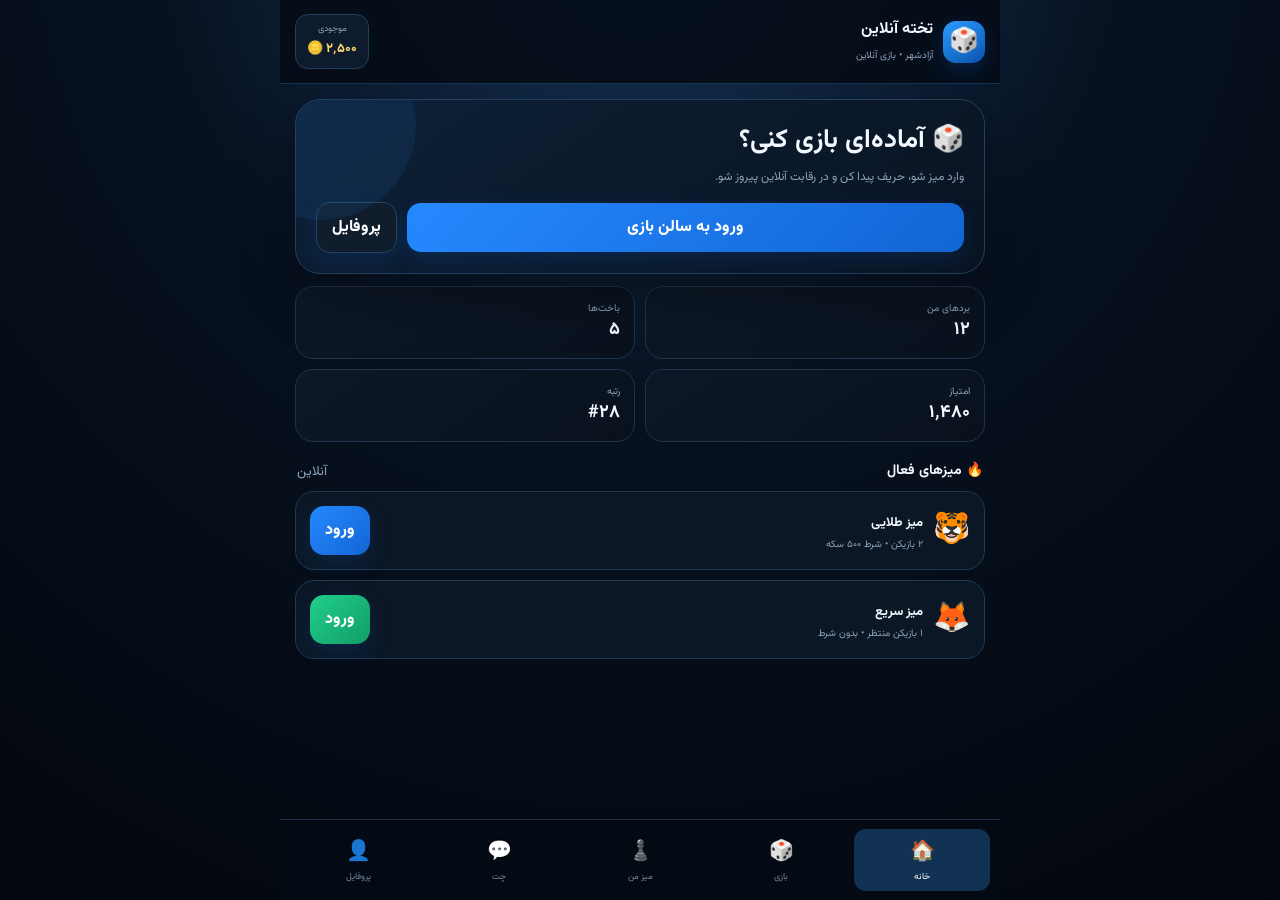
<file: index-1.html>
<!doctype html>
<html lang="fa" dir="rtl">
<head>
<meta charset="utf-8">
<meta name="viewport" content="width=device-width,initial-scale=1,viewport-fit=cover">
<meta name="theme-color" content="#07111f">
<title>تخته آنلاین | آزادشهر</title>
<script src="https://telegram.org/js/telegram-web-app.js"></script>
<style>
@import url('https://fonts.googleapis.com/css2?family=Vazirmatn:wght@400;500;600;700;800;900&display=swap');
*{box-sizing:border-box;-webkit-tap-highlight-color:transparent}
:root{--bg:#050b14;--panel:#0b1422;--panel2:#101d2e;--line:#20334a;--blue:#2589ff;--blue2:#52b3ff;--gold:#e9b84d;--green:#20c982;--red:#ff5269;--text:#f4f8ff;--muted:#8ea2ba}
body{margin:0;background:radial-gradient(circle at 50% -10%,#17375d 0,#07111f 42%,#03070d 100%);color:var(--text);font-family:Vazirmatn,Arial,sans-serif;min-height:100vh}
button,input{font:inherit}button{border:0;color:white;cursor:pointer}
.app{width:min(100%,720px);margin:auto;min-height:100vh;padding-bottom:90px}
.top{position:sticky;top:0;z-index:20;padding:14px 15px;background:rgba(5,11,20,.86);backdrop-filter:blur(18px);border-bottom:1px solid #17304b;display:flex;align-items:center;justify-content:space-between}
.brand{display:flex;gap:10px;align-items:center}.logo{width:42px;height:42px;border-radius:13px;background:linear-gradient(145deg,#2b9cff,#0953ad);display:grid;place-items:center;font-size:24px;box-shadow:0 8px 25px #006eff35}.brand b{display:block;font-size:16px}.brand small{color:var(--muted);font-size:10px}
.wallet{background:#0d1b2c;border:1px solid #21405e;border-radius:13px;padding:7px 11px;text-align:center}.wallet small{display:block;color:var(--muted);font-size:9px}.wallet b{color:#ffd86b;font-size:13px}
.screen{display:none;padding:15px}.screen.active{display:block}
.hero{padding:20px;border:1px solid #21405e;border-radius:25px;background:linear-gradient(145deg,#0d2137,#091321);box-shadow:0 20px 55px #0005;position:relative;overflow:hidden}.hero:after{content:"";position:absolute;width:190px;height:190px;border-radius:50%;background:#2589ff18;left:-70px;top:-70px}
.hero h1{margin:0 0 7px;font-size:26px}.hero p{margin:0;color:var(--muted);font-size:12px}
.row{display:flex;gap:10px;align-items:center}.grow{flex:1}
.cards{display:grid;grid-template-columns:repeat(2,1fr);gap:10px;margin-top:12px}.card{background:linear-gradient(145deg,#0c1827,#09111d);border:1px solid var(--line);border-radius:18px;padding:14px}.card small{display:block;color:var(--muted);font-size:10px}.card b{font-size:18px}
.section-title{display:flex;justify-content:space-between;align-items:center;margin:18px 2px 9px}.section-title b{font-size:14px}.section-title small{color:var(--muted)}
.btn{border-radius:14px;padding:12px 15px;background:linear-gradient(135deg,#2589ff,#1265d4);font-weight:800;box-shadow:0 8px 22px #0074ff25}.btn.green{background:linear-gradient(135deg,#21cf8a,#119d67)}.btn.red{background:linear-gradient(135deg,#ff536c,#cc2745)}.btn.dark{background:#101d2c;border:1px solid #28425c}.btn:active{transform:scale(.98)}
.lobby{display:grid;gap:10px}.match{background:#0b1725;border:1px solid #203850;border-radius:19px;padding:14px}.match .avatar{font-size:30px}.match strong{font-size:13px}.match small{display:block;color:var(--muted);font-size:10px;margin-top:2px}
.game-head{display:flex;justify-content:space-between;align-items:center;margin-bottom:10px}.timer{background:#0d1b2c;border:1px solid #26415d;padding:7px 12px;border-radius:12px;font-weight:800;color:#ffd86b}
.board-wrap{background:linear-gradient(145deg,#6b351e,#2d140d);padding:9px;border-radius:24px;box-shadow:0 20px 55px #0008;border:1px solid #b66a32}
.board{display:grid;grid-template-columns:repeat(12,1fr);gap:4px;aspect-ratio:1/.76;background:#3e1e13;border-radius:15px;padding:5px;overflow:hidden}
.cell{position:relative;min-width:0;background:linear-gradient(145deg,#e8b96a,#a96735);border-radius:5px;min-height:30px}.cell.dark{background:linear-gradient(145deg,#7b3d27,#492116)}
.piece{position:absolute;inset:15% 17%;border-radius:50%;display:grid;place-items:center;font-size:16px;font-weight:900;border:2px solid #fff8;box-shadow:0 4px 9px #0008;user-select:none}.piece.white{background:linear-gradient(145deg,#fff,#aeb9c7);color:#17202a}.piece.black{background:linear-gradient(145deg,#374556,#05080c);color:white}
.dice{display:flex;gap:10px;justify-content:center;margin:13px 0}.die{width:55px;height:55px;border-radius:15px;background:#f5f7fb;color:#111;display:grid;place-items:center;font-size:29px;font-weight:900;box-shadow:0 9px 22px #0006}
.turn{padding:11px 13px;border-radius:14px;background:#0b1827;border:1px solid #23405d;text-align:center;color:#a8bdd4;font-size:11px}
.chat{height:360px;overflow:auto;padding:3px}.msg{max-width:82%;background:#101f31;border:1px solid #203850;border-radius:16px;padding:9px 11px;margin:8px 0}.msg.me{margin-right:auto;background:#0d3764;border-color:#1d6cb2}.msg b{font-size:10px}.msg p{margin:3px 0 0;font-size:11px}.send{display:flex;gap:8px}.send input{flex:1;background:#0b1725;border:1px solid #27425c;color:white;border-radius:14px;padding:12px;outline:none}
.nav{position:fixed;z-index:30;bottom:0;left:50%;transform:translateX(-50%);width:min(100%,720px);padding:9px 10px calc(9px + env(safe-area-inset-bottom));background:rgba(5,11,20,.94);backdrop-filter:blur(18px);border-top:1px solid #1a3047;display:grid;grid-template-columns:repeat(5,1fr);gap:5px}.nav button{background:transparent;color:#70879f;font-size:9px;padding:7px 2px;border-radius:12px}.nav button.active{color:white;background:#123254}.nav i{display:block;font-style:normal;font-size:20px;margin-bottom:2px}
.profile{display:flex;gap:13px;align-items:center}.bigavatar{width:65px;height:65px;border-radius:20px;background:#123254;display:grid;place-items:center;font-size:35px}
.admin-btn{display:none;margin-top:12px}.admin .admin-btn{display:block}
.admin-grid{display:grid;grid-template-columns:repeat(2,1fr);gap:10px}.adminbox{padding:15px;border:1px solid var(--line);background:#0b1725;border-radius:18px}.adminbox b{font-size:20px}.adminbox small{display:block;color:var(--muted);font-size:10px}
table{width:100%;border-collapse:collapse;font-size:10px;background:#0a1523;border-radius:15px;overflow:hidden}td,th{padding:10px 7px;border-bottom:1px solid #1b3045;text-align:right}th{color:#8fa8c1;background:#0e1d2d}
.modal{display:none;position:fixed;inset:0;z-index:50;background:#02060ccc;backdrop-filter:blur(12px);padding:20px;align-items:flex-end}.modal.show{display:flex}.modalbox{width:min(100%,650px);margin:auto;background:#0a1421;border:1px solid #27435e;border-radius:25px;padding:18px;box-shadow:0 30px 90px #000}.close{float:left;background:#15273b;border-radius:10px;padding:6px 10px}
.toast{position:fixed;z-index:80;left:50%;bottom:92px;transform:translateX(-50%) translateY(20px);background:#102136;border:1px solid #315477;padding:10px 15px;border-radius:14px;font-size:11px;opacity:0;pointer-events:none;transition:.25s}.toast.show{opacity:1;transform:translateX(-50%) translateY(0)}
.loading{position:fixed;inset:0;z-index:100;background:#050b14;display:grid;place-items:center;text-align:center}.spinner{width:48px;height:48px;border:4px solid #18324e;border-top-color:#2c99ff;border-radius:50%;animation:spin .8s linear infinite;margin:auto auto 15px}@keyframes spin{to{transform:rotate(360deg)}}@media(max-width:430px){.board{gap:3px}.piece{font-size:13px}.die{width:48px;height:48px}}
</style>
</head>
<body>
<div id="loading" class="loading"><div><div class="spinner"></div><b>ورود به آزادشهر</b><div style="color:#7f96ad;font-size:10px;margin-top:6px">در حال آماده‌سازی بازی...</div></div></div>

<div class="app" id="app">
<header class="top">
  <div class="brand"><div class="logo">🎲</div><div><b>تخته آنلاین</b><small>آزادشهر • بازی آنلاین</small></div></div>
  <div class="wallet"><small>موجودی</small><b id="coins">۲۵۰۰ 🪙</b></div>
</header>

<main>
<section id="home" class="screen active">
  <div class="hero">
    <h1>🎲 آماده‌ای بازی کنی؟</h1>
    <p>وارد میز شو، حریف پیدا کن و در رقابت آنلاین پیروز شو.</p>
    <div class="row" style="margin-top:16px"><button class="btn grow" data-go="lobby">ورود به سالن بازی</button><button class="btn dark" data-go="profile">پروفایل</button></div>
  </div>
  <div class="cards">
    <div class="card"><small>بردهای من</small><b id="wins">۱۲</b></div>
    <div class="card"><small>باخت‌ها</small><b id="losses">۵</b></div>
    <div class="card"><small>امتیاز</small><b id="rating">۱۴۸۰</b></div>
    <div class="card"><small>رتبه</small><b>#۲۸</b></div>
  </div>
  <div class="section-title"><b>🔥 میزهای فعال</b><small>آنلاین</small></div>
  <div class="lobby">
    <div class="match row"><div class="avatar">🐯</div><div class="grow"><strong>میز طلایی</strong><small>۲ بازیکن • شرط ۵۰۰ سکه</small></div><button class="btn" data-join="gold">ورود</button></div>
    <div class="match row"><div class="avatar">🦊</div><div class="grow"><strong>میز سریع</strong><small>۱ بازیکن منتظر • بدون شرط</small></div><button class="btn green" data-join="fast">ورود</button></div>
  </div>
  <button id="adminBtn" class="btn red admin-btn" data-go="admin">⚙️ پنل مدیریت</button>
</section>

<section id="lobby" class="screen">
  <div class="hero"><h1>🏟️ سالن بازی</h1><p>یک میز انتخاب کن یا سریع حریف پیدا کن.</p><div class="row" style="margin-top:14px"><button class="btn green grow" id="quickMatch">⚡ مسابقه سریع</button><button class="btn dark grow" id="createTable">＋ ساخت میز</button></div></div>
  <div class="section-title"><b>میزهای آنلاین</b><small id="onlineCount">۱۲ میز</small></div>
  <div id="tables" class="lobby"></div>
</section>

<section id="game" class="screen">
  <div class="game-head"><div><b>میز شماره <span id="tableNo">۲۴۸۱</span></b><small style="display:block;color:#8299b1;font-size:9px">حریف: <span id="opponent">🐯 پلنگ</span></small></div><div class="timer">⏱ <span id="turnTimer">۳۰</span></div></div>
  <div class="board-wrap"><div id="board" class="board"></div></div>
  <div class="dice"><div class="die" id="die1">⚄</div><div class="die" id="die2">⚂</div></div>
  <div class="turn" id="turnText">نوبت شماست — تاس را بریزید</div>
  <div class="row" style="margin-top:10px"><button class="btn grow" id="roll">🎲 ریختن تاس</button><button class="btn dark" id="leaveGame">ترک میز</button></div>
</section>

<section id="chat" class="screen">
  <div class="hero"><h1>💬 گفت‌وگوی بازی</h1><p>چت زنده بازیکنان</p></div>
  <div id="chatList" class="chat" style="margin-top:10px"></div>
  <div class="send"><input id="chatInput" maxlength="300" placeholder="پیام خود را بنویسید..."><button class="btn" id="sendChat">ارسال</button></div>
</section>

<section id="profile" class="screen">
  <div class="hero"><div class="profile"><div class="bigavatar" id="avatar">🦊</div><div><h2 id="playerName" style="margin:0;font-size:19px">مهمان</h2><small id="username" style="color:#8299b1">@guest</small></div></div></div>
  <div class="cards"><div class="card"><small>سطح</small><b>۷</b></div><div class="card"><small>امتیاز</small><b>۱۴۸۰</b></div></div>
  <div class="section-title"><b>تنظیمات</b></div>
  <button class="btn dark" style="width:100%;margin-bottom:8px" id="reset">♻️ پاک‌سازی اطلاعات آزمایشی</button>
</section>

<section id="admin" class="screen">
  <div class="hero"><h1>⚙️ پنل مدیریت</h1><p>اطلاعات این بخش باید از سرور واقعی خوانده شود.</p></div>
  <div class="admin-grid" style="margin-top:12px">
    <div class="adminbox"><small>کاربران</small><b id="aUsers">۱٬۲۸۴</b></div>
    <div class="adminbox"><small>بازیکنان آنلاین</small><b id="aOnline">۸۷</b></div>
    <div class="adminbox"><small>میزهای فعال</small><b id="aTables">۳۲</b></div>
    <div class="adminbox"><small>گردش امروز</small><b id="aTurnover">۱۲۸٬۵۰۰ 🪙</b></div>
  </div>
  <div class="section-title"><b>آخرین فعالیت‌ها</b><small>زنده</small></div>
  <table><thead><tr><th>بازیکن</th><th>عملیات</th><th>مبلغ</th></tr></thead><tbody id="activity"><tr><td>🐯 پلنگ</td><td>برد</td><td>+۵۰۰</td></tr><tr><td>🦊 روباه</td><td>ورود</td><td>—</td></tr><tr><td>🐼 پاندا</td><td>برد</td><td>+۱۲۰۰</td></tr></tbody></table>
  <div class="row" style="margin-top:12px"><button class="btn grow" id="refreshAdmin">🔄 بروزرسانی</button><button class="btn dark grow" data-go="home">بازگشت</button></div>
</section>
</main>

<nav class="nav">
<button data-go="home" class="active"><i>🏠</i>خانه</button>
<button data-go="lobby"><i>🎲</i>بازی</button>
<button data-go="game"><i>♟️</i>میز من</button>
<button data-go="chat"><i>💬</i>چت</button>
<button data-go="profile"><i>👤</i>پروفایل</button>
</nav>
</div>

<div id="toast" class="toast"></div>

<script>
/* ================================
   تنظیمات اتصال سرور
   این دو مقدار را وقتی بک‌اند داری پر کن.
   ================================ */
const API_BASE = "";
const ADMIN_IDS = ["123456789"]; // آیدی عددی ادمین را اینجا بگذار

const tg = window.Telegram?.WebApp;
const $ = s => document.querySelector(s);
const $$ = s => [...document.querySelectorAll(s)];

let me = {id:null,name:"مهمان",username:"@guest"};
let state = JSON.parse(localStorage.getItem("azadshahr_board") || "null") || {
  coins:2500,wins:12,losses:5,rating:1480
};
let currentTable = null;
let dice=[5,3];
let myTurn=true;
let timer=30;
let timerInterval=null;

const chatMessages=[
  ["🐯 پلنگ","کسی میز سریع میاد؟",false],
  ["🦊 روباه","من هستم 🔥",false],
  ["🐼 پاندا","موفق باشید 😎",false]
];

function save(){localStorage.setItem("azadshahr_board",JSON.stringify(state))}
function fmt(n){return Number(n||0).toLocaleString("fa-IR")}
function toast(t){const e=$("#toast");e.textContent=t;e.classList.add("show");clearTimeout(window.__toast);window.__toast=setTimeout(()=>e.classList.remove("show"),1900)}
function nav(id){$$(".screen").forEach(x=>x.classList.toggle("active",x.id===id));$$(".nav button").forEach(x=>x.classList.toggle("active",x.dataset.go===id));if(id==="game")drawBoard()}
function api(path,opt={}){if(!API_BASE) return Promise.reject(new Error("NO_API"));return fetch(API_BASE+path,{...opt,headers:{"Content-Type":"application/json",...(opt.headers||{})}}).then(async r=>{if(!r.ok)throw new Error("HTTP "+r.status);return r.json()})}

function telegram(){
  try{
    if(!tg)return;
    tg.ready();tg.expand();
    try{tg.setHeaderColor("#050b14");tg.setBackgroundColor("#050b14")}catch{}
    const u=tg.initDataUnsafe?.user;
    if(u){me.id=String(u.id);me.name=u.first_name||"بازیکن";me.username=u.username?"@"+u.username:"@"+me.name}
  }catch(e){console.warn(e)}
  $("#playerName").textContent=me.name;
  $("#username").textContent=me.username;
  const isAdmin=ADMIN_IDS.includes(me.id);
  document.body.classList.toggle("admin",isAdmin);
  $("#adminBtn").style.display=isAdmin?"block":"none";
}

/* مهم: در نسخه واقعی، تشخیص ادمین فقط باید روی سرور انجام شود.
   ADMIN_IDS صرفاً برای تست رابط کاربری است. */

function render(){
  $("#coins").textContent=fmt(state.coins)+" 🪙";
  $("#wins").textContent=fmt(state.wins);
  $("#losses").textContent=fmt(state.losses);
  $("#rating").textContent=fmt(state.rating);
  renderTables();renderChat();
}
function renderTables(){
 const arr=[
  ["🏆","میز طلایی","🐯 پلنگ","۵۰۰ 🪙","gold"],
  ["⚡","میز سریع","🦊 روباه","بدون شرط","fast"],
  ["🔥","میز حرفه‌ای","🐼 پاندا","۲٬۰۰۰ 🪙","pro"],
  ["💎","میز VIP","🦁 شیر","۵٬۰۰۰ 🪙","vip"]
 ];
 $("#tables").innerHTML=arr.map(x=>`<div class="match row"><div class="avatar">${x[0]}</div><div class="grow"><strong>${x[1]}</strong><small>${x[2]} • ${x[3]}</small></div><button class="btn" data-join="${x[4]}">ورود</button></div>`).join("");
 $$("[data-join]").forEach(b=>b.onclick=()=>join(b.dataset.join));
}
function renderChat(){
 $("#chatList").innerHTML=chatMessages.map(m=>`<div class="msg ${m[2]?"me":""}"><b>${m[0]}</b><p>${escapeHTML(m[1])}</p></div>`).join("");
 const e=$("#chatList");e.scrollTop=e.scrollHeight;
}
function escapeHTML(x){return String(x).replace(/[&<>"']/g,c=>({"&":"&amp;","<":"&lt;",">":"&gt;",'"':"&quot;","'":"&#039;"}[c]))}

function join(type){
 currentTable=type;$("#tableNo").textContent=Math.floor(1000+Math.random()*8999);
 $("#opponent").textContent=type==="fast"?"🐺 بازیکن منتظر":"🐯 حریف آنلاین";
 nav("game");startTimer();toast("✅ وارد میز شدید");
}
function startTimer(){
 clearInterval(timerInterval);timer=30;$("#turnTimer").textContent=timer;
 timerInterval=setInterval(()=>{timer--;$("#turnTimer").textContent=timer;if(timer<=0){clearInterval(timerInterval);myTurn=!myTurn;timer=30;$("#turnText").textContent=myTurn?"نوبت شماست — تاس را بریزید":"نوبت حریف است...";}},1000);
}
function drawBoard(){
 const board=$("#board");if(!board)return;
 let html="";
 for(let i=0;i<72;i++){
   let cls=(i%2?"dark":"");
   let piece="";
   if([5,6,7,8,18,19,20,31,32,42,43,44,55,56,57,58].includes(i)) piece=`<div class="piece ${i%3?"white":"black"}">${i%3?"":"●"}</div>`;
   html+=`<div class="cell ${cls}">${piece}</div>`;
 }
 board.innerHTML=html;
}
function roll(){
 if(!myTurn){toast("⏳ هنوز نوبت شما نیست");return}
 dice=[1+Math.floor(Math.random()*6),1+Math.floor(Math.random()*6)];
 const faces=["","⚀","⚁","⚂","⚃","⚄","⚅"];
 $("#die1").textContent=faces[dice[0]];$("#die2").textContent=faces[dice[1]];
 myTurn=false;$("#turnText").textContent="حرکت خود را انتخاب کنید...";
 toast("🎲 تاس ریخته شد");
}

$("#roll").onclick=roll;
$("#leaveGame").onclick=()=>{clearInterval(timerInterval);nav("lobby");toast("از میز خارج شدید")};
$("#quickMatch").onclick=()=>join("fast");
$("#createTable").onclick=()=>{toast("🎲 میز ساخته شد");join("created")};
$("#sendChat").onclick=sendChat;
$("#chatInput").addEventListener("keydown",e=>{if(e.key==="Enter")sendChat()});
function sendChat(){const i=$("#chatInput"),t=i.value.trim();if(!t)return;chatMessages.push([me.name,t,true]);i.value="";renderChat()}

$("#reset").onclick=()=>{localStorage.removeItem("azadshahr_board");location.reload()};
$("#refreshAdmin").onclick=()=>{toast(API_BASE?"اطلاعات از سرور درخواست شد":"بک‌اند هنوز متصل نیست");if(API_BASE)loadAdmin()};

async function loadAdmin(){
 try{
   const d=await api("/api/admin/dashboard",{headers:{"Authorization":"Bearer "+(tg?.initData||"")}});
   if(d.users!=null)$("#aUsers").textContent=fmt(d.users);
   if(d.online!=null)$("#aOnline").textContent=fmt(d.online);
   if(d.tables!=null)$("#aTables").textContent=fmt(d.tables);
   if(d.turnover!=null)$("#aTurnover").textContent=fmt(d.turnover)+" 🪙";
 }catch(e){console.warn(e);toast("❌ دریافت اطلاعات سرور انجام نشد")}
}

$$("[data-go]").forEach(b=>b.onclick=()=>nav(b.dataset.go));

(async()=>{
 telegram();render();drawBoard();
 await new Promise(r=>setTimeout(r,500));
 $("#loading").style.display="none";
 $("#app").style.display="block";
 if(API_BASE)loadAdmin();
})();
</script>
</body>
</html>
</file>
